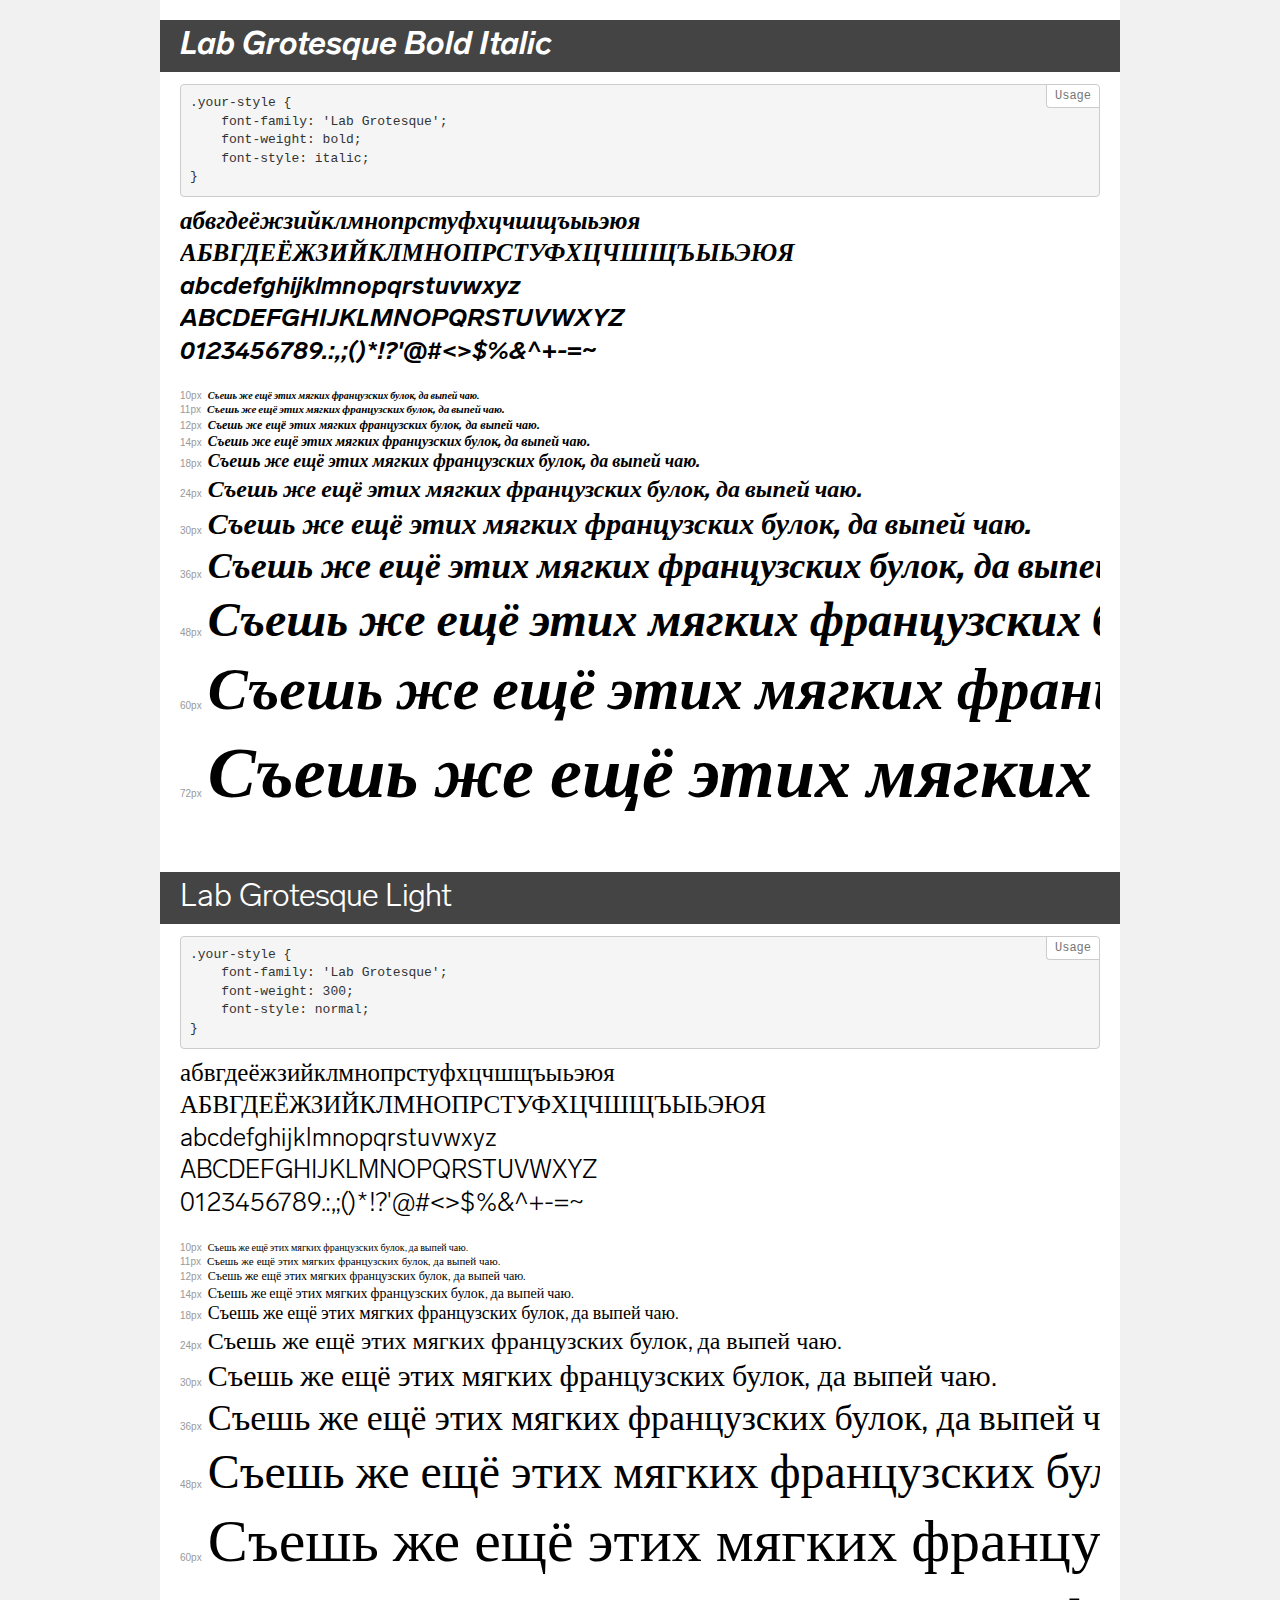
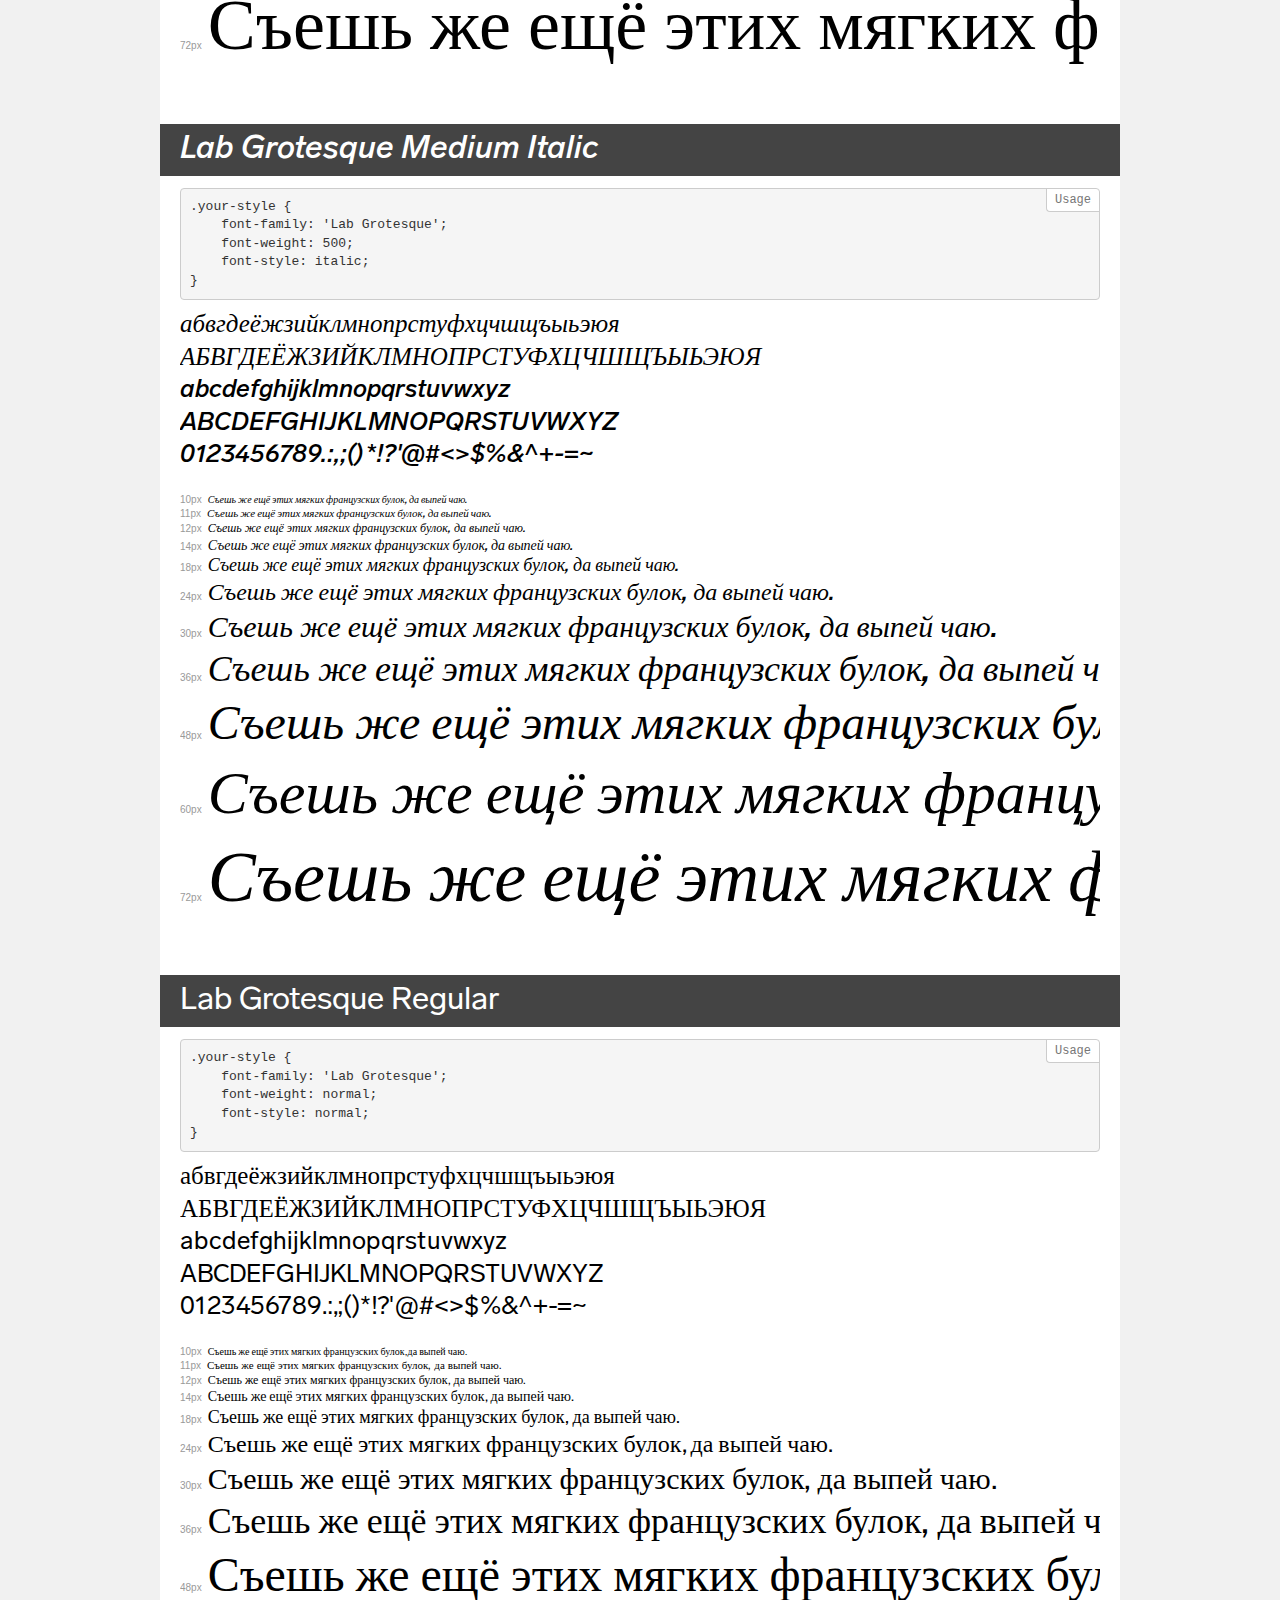
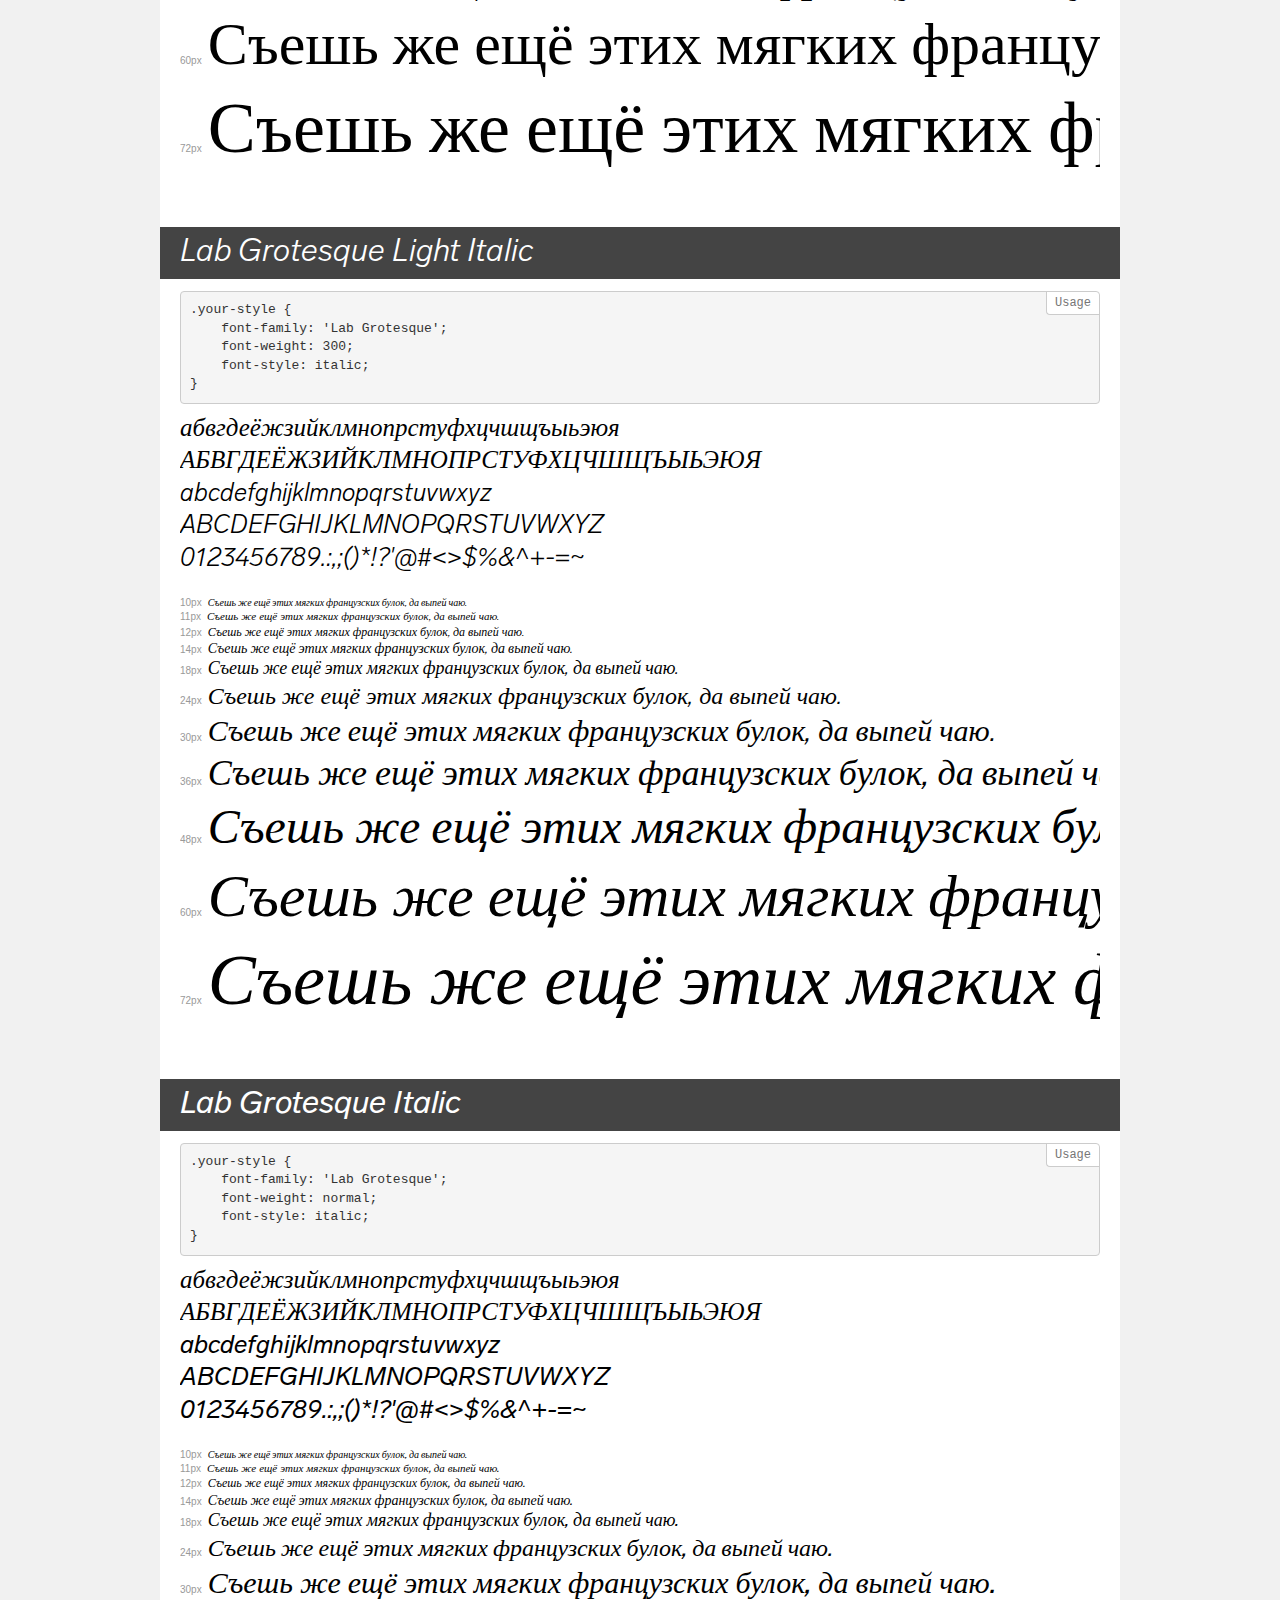
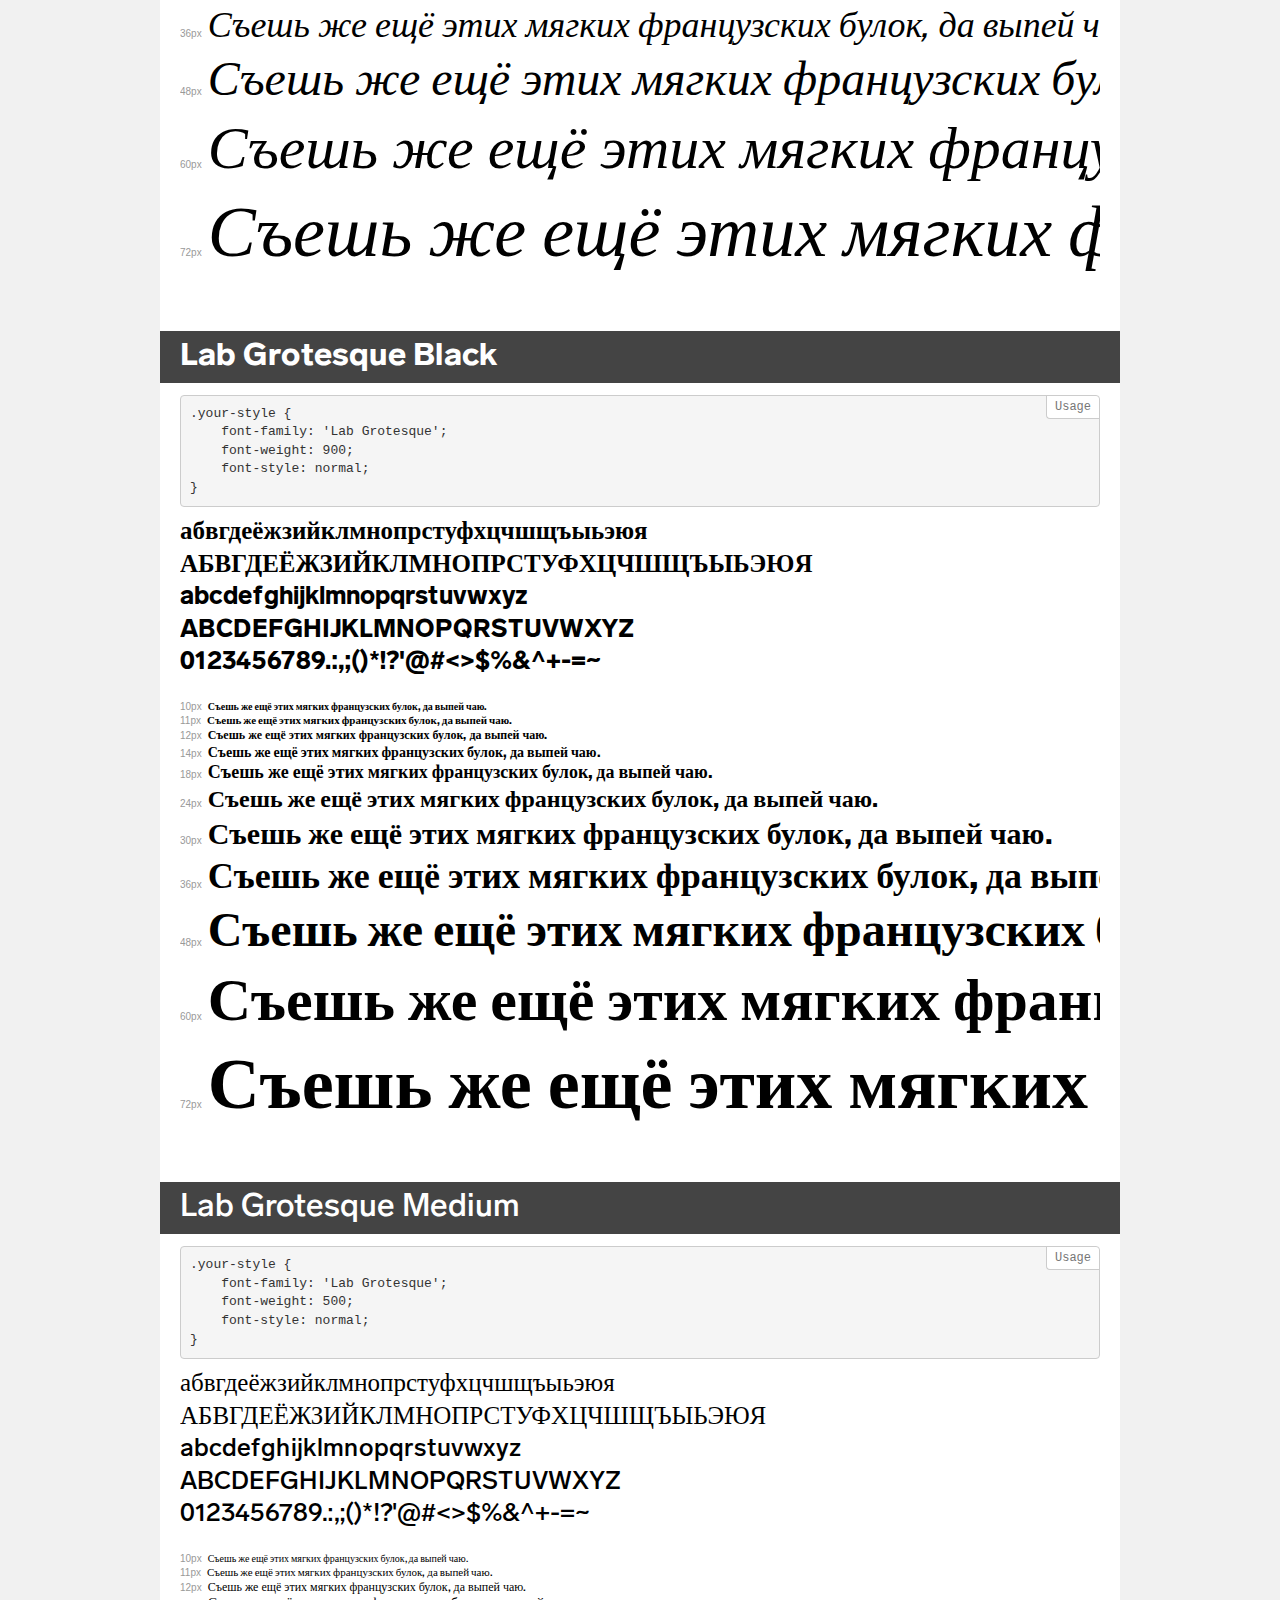
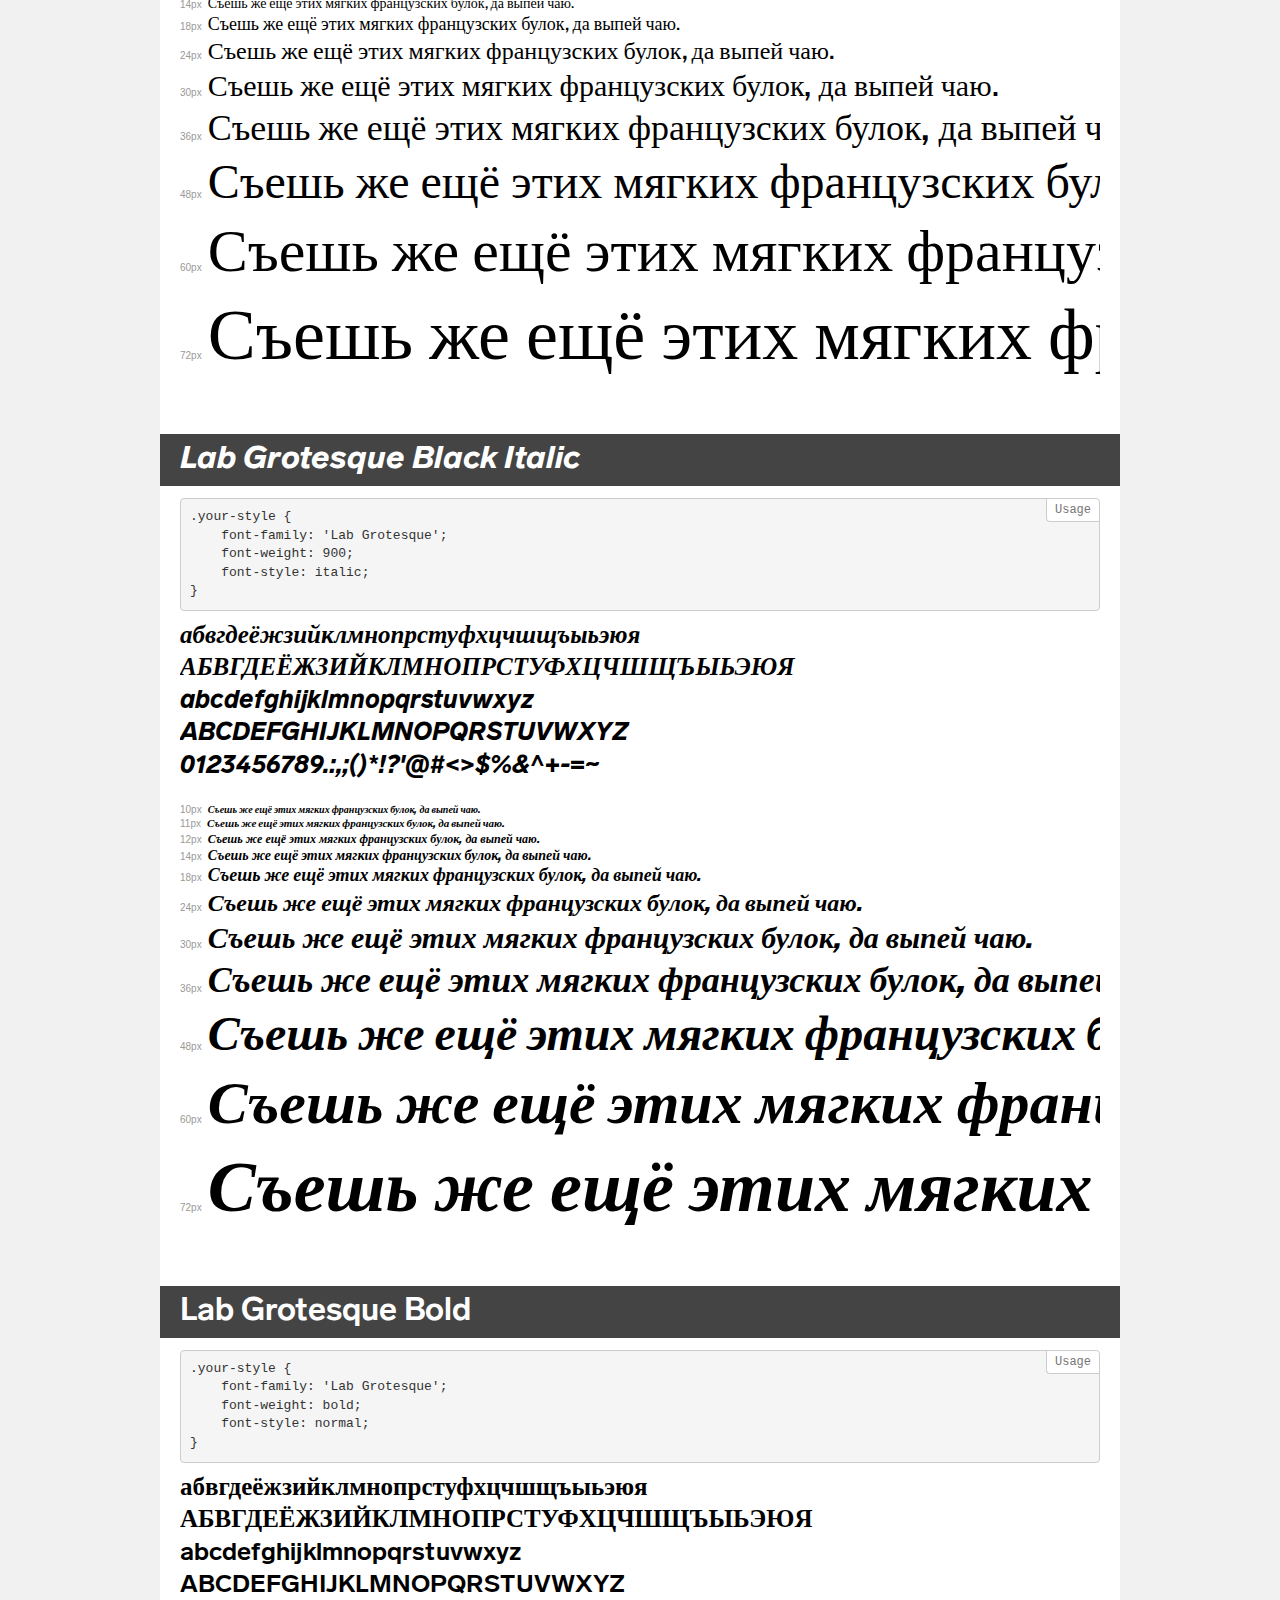
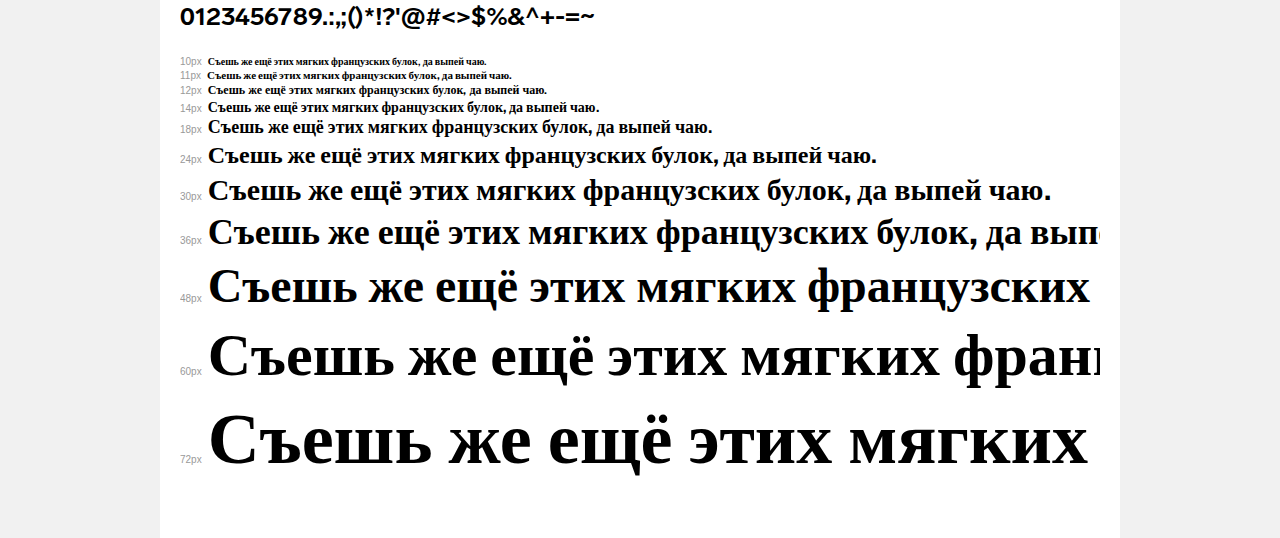
<file: css/fonts/LabGrotesque/demo.html>
<!DOCTYPE html>
<html>
<head>
    <meta charset="utf-8">
    <meta http-equiv="X-UA-Compatible" content="IE=edge">
    <meta name="viewport" content="width=device-width, initial-scale=1">
    <meta name="robots" content="noindex, noarchive">
    <meta name="format-detection" content="telephone=no">
    <title>Transfonter demo</title>
    <link href="stylesheet.css" rel="stylesheet">
    <style>
        /*
        http://meyerweb.com/eric/tools/css/reset/
        v2.0 | 20110126
        License: none (public domain)
        */
        html, body, div, span, applet, object, iframe,
        h1, h2, h3, h4, h5, h6, p, blockquote, pre,
        a, abbr, acronym, address, big, cite, code,
        del, dfn, em, img, ins, kbd, q, s, samp,
        small, strike, strong, sub, sup, tt, var,
        b, u, i, center,
        dl, dt, dd, ol, ul, li,
        fieldset, form, label, legend,
        table, caption, tbody, tfoot, thead, tr, th, td,
        article, aside, canvas, details, embed,
        figure, figcaption, footer, header, hgroup,
        menu, nav, output, ruby, section, summary,
        time, mark, audio, video {
            margin: 0;
            padding: 0;
            border: 0;
            font-size: 100%;
            font: inherit;
            vertical-align: baseline;
        }
        /* HTML5 display-role reset for older browsers */
        article, aside, details, figcaption, figure,
        footer, header, hgroup, menu, nav, section {
            display: block;
        }
        body {
            line-height: 1;
        }
        ol, ul {
            list-style: none;
        }
        blockquote, q {
            quotes: none;
        }
        blockquote:before, blockquote:after,
        q:before, q:after {
            content: '';
            content: none;
        }
        table {
            border-collapse: collapse;
            border-spacing: 0;
        }
        /* common styles */
        body {
            background: #f1f1f1;
            color: #000;
        }
        .page {
            background: #fff;
            width: 920px;
            margin: 0 auto;
            padding: 20px 20px 0 20px;
            overflow: hidden;
        }
        .font-container {
            overflow-x: auto;
            overflow-y: hidden;
            margin-bottom: 40px;
            line-height: 1.3;
            white-space: nowrap;
            padding-bottom: 5px;
        }
        h1 {
            position: relative;
            background: #444;
            font-size: 32px;
            color: #fff;
            padding: 10px 20px;
            margin: 0 -20px 12px -20px;
        }
        .letters {
            font-size: 25px;
            margin-bottom: 20px;
        }
        .s10:before {
            content: '10px';
        }
        .s11:before {
            content: '11px';
        }
        .s12:before {
            content: '12px';
        }
        .s14:before {
            content: '14px';
        }
        .s18:before {
            content: '18px';
        }
        .s24:before {
            content: '24px';
        }
        .s30:before {
            content: '30px';
        }
        .s36:before {
            content: '36px';
        }
        .s48:before {
            content: '48px';
        }
        .s60:before {
            content: '60px';
        }
        .s72:before {
            content: '72px';
        }
        .s10:before, .s11:before, .s12:before, .s14:before,
        .s18:before, .s24:before, .s30:before, .s36:before,
        .s48:before, .s60:before, .s72:before {
            font-family: Arial, sans-serif;
            font-size: 10px;
            font-weight: normal;
            font-style: normal;
            color: #999;
            padding-right: 6px;
        }
        pre {
            display: block;
            position: relative;
            padding: 9px;
            margin: 0 0 10px;
            font-family: Monaco, Menlo, Consolas, "Courier New", monospace !important;
            font-size: 13px;
            line-height: 1.428571429;
            color: #333;
            font-weight: normal !important;
            font-style: normal !important;
            background-color: #f5f5f5;
            border: 1px solid #ccc;
            overflow-x: auto;
            border-radius: 4px;
        }
        pre:after {
            display: block;
            position: absolute;
            right: 0;
            top: 0;
            content: 'Usage';
            line-height: 1;
            padding: 5px 8px;
            font-size: 12px;
            color: #767676;
            background-color: #fff;
            border: 1px solid #ccc;
            border-right: none;
            border-top: none;
            border-radius: 0 4px 0 4px;
            z-index: 10;
        }
        /* responsive */
        @media (max-width: 959px) {
            .page {
                width: auto;
                margin: 0;
            }
        }
    </style>
</head>
<body>
<div class="page">
    <div class="demo" style="font-family: 'Lab Grotesque'; font-weight: bold; font-style: italic;">
        <h1>Lab Grotesque Bold Italic</h1>
        <pre>.your-style {
    font-family: 'Lab Grotesque';
    font-weight: bold;
    font-style: italic;
}</pre>
        <div class="font-container">
            <p class="letters">
                абвгдеёжзийклмнопрстуфхцчшщъыьэюя<br>
АБВГДЕЁЖЗИЙКЛМНОПРСТУФХЦЧШЩЪЫЬЭЮЯ<br>
abcdefghijklmnopqrstuvwxyz<br>
ABCDEFGHIJKLMNOPQRSTUVWXYZ<br>
                0123456789.:,;()*!?'@#<>$%&^+-=~
            </p>
            <p class="s10" style="font-size: 10px;">Съешь же ещё этих мягких французских булок, да выпей чаю.</p>
            <p class="s11" style="font-size: 11px;">Съешь же ещё этих мягких французских булок, да выпей чаю.</p>
            <p class="s12" style="font-size: 12px;">Съешь же ещё этих мягких французских булок, да выпей чаю.</p>
            <p class="s14" style="font-size: 14px;">Съешь же ещё этих мягких французских булок, да выпей чаю.</p>
            <p class="s18" style="font-size: 18px;">Съешь же ещё этих мягких французских булок, да выпей чаю.</p>
            <p class="s24" style="font-size: 24px;">Съешь же ещё этих мягких французских булок, да выпей чаю.</p>
            <p class="s30" style="font-size: 30px;">Съешь же ещё этих мягких французских булок, да выпей чаю.</p>
            <p class="s36" style="font-size: 36px;">Съешь же ещё этих мягких французских булок, да выпей чаю.</p>
            <p class="s48" style="font-size: 48px;">Съешь же ещё этих мягких французских булок, да выпей чаю.</p>
            <p class="s60" style="font-size: 60px;">Съешь же ещё этих мягких французских булок, да выпей чаю.</p>
            <p class="s72" style="font-size: 72px;">Съешь же ещё этих мягких французских булок, да выпей чаю.</p>
        </div>
    </div>
    <div class="demo" style="font-family: 'Lab Grotesque'; font-weight: 300; font-style: normal;">
        <h1>Lab Grotesque Light</h1>
        <pre>.your-style {
    font-family: 'Lab Grotesque';
    font-weight: 300;
    font-style: normal;
}</pre>
        <div class="font-container">
            <p class="letters">
                абвгдеёжзийклмнопрстуфхцчшщъыьэюя<br>
АБВГДЕЁЖЗИЙКЛМНОПРСТУФХЦЧШЩЪЫЬЭЮЯ<br>
abcdefghijklmnopqrstuvwxyz<br>
ABCDEFGHIJKLMNOPQRSTUVWXYZ<br>
                0123456789.:,;()*!?'@#<>$%&^+-=~
            </p>
            <p class="s10" style="font-size: 10px;">Съешь же ещё этих мягких французских булок, да выпей чаю.</p>
            <p class="s11" style="font-size: 11px;">Съешь же ещё этих мягких французских булок, да выпей чаю.</p>
            <p class="s12" style="font-size: 12px;">Съешь же ещё этих мягких французских булок, да выпей чаю.</p>
            <p class="s14" style="font-size: 14px;">Съешь же ещё этих мягких французских булок, да выпей чаю.</p>
            <p class="s18" style="font-size: 18px;">Съешь же ещё этих мягких французских булок, да выпей чаю.</p>
            <p class="s24" style="font-size: 24px;">Съешь же ещё этих мягких французских булок, да выпей чаю.</p>
            <p class="s30" style="font-size: 30px;">Съешь же ещё этих мягких французских булок, да выпей чаю.</p>
            <p class="s36" style="font-size: 36px;">Съешь же ещё этих мягких французских булок, да выпей чаю.</p>
            <p class="s48" style="font-size: 48px;">Съешь же ещё этих мягких французских булок, да выпей чаю.</p>
            <p class="s60" style="font-size: 60px;">Съешь же ещё этих мягких французских булок, да выпей чаю.</p>
            <p class="s72" style="font-size: 72px;">Съешь же ещё этих мягких французских булок, да выпей чаю.</p>
        </div>
    </div>
    <div class="demo" style="font-family: 'Lab Grotesque'; font-weight: 500; font-style: italic;">
        <h1>Lab Grotesque Medium Italic</h1>
        <pre>.your-style {
    font-family: 'Lab Grotesque';
    font-weight: 500;
    font-style: italic;
}</pre>
        <div class="font-container">
            <p class="letters">
                абвгдеёжзийклмнопрстуфхцчшщъыьэюя<br>
АБВГДЕЁЖЗИЙКЛМНОПРСТУФХЦЧШЩЪЫЬЭЮЯ<br>
abcdefghijklmnopqrstuvwxyz<br>
ABCDEFGHIJKLMNOPQRSTUVWXYZ<br>
                0123456789.:,;()*!?'@#<>$%&^+-=~
            </p>
            <p class="s10" style="font-size: 10px;">Съешь же ещё этих мягких французских булок, да выпей чаю.</p>
            <p class="s11" style="font-size: 11px;">Съешь же ещё этих мягких французских булок, да выпей чаю.</p>
            <p class="s12" style="font-size: 12px;">Съешь же ещё этих мягких французских булок, да выпей чаю.</p>
            <p class="s14" style="font-size: 14px;">Съешь же ещё этих мягких французских булок, да выпей чаю.</p>
            <p class="s18" style="font-size: 18px;">Съешь же ещё этих мягких французских булок, да выпей чаю.</p>
            <p class="s24" style="font-size: 24px;">Съешь же ещё этих мягких французских булок, да выпей чаю.</p>
            <p class="s30" style="font-size: 30px;">Съешь же ещё этих мягких французских булок, да выпей чаю.</p>
            <p class="s36" style="font-size: 36px;">Съешь же ещё этих мягких французских булок, да выпей чаю.</p>
            <p class="s48" style="font-size: 48px;">Съешь же ещё этих мягких французских булок, да выпей чаю.</p>
            <p class="s60" style="font-size: 60px;">Съешь же ещё этих мягких французских булок, да выпей чаю.</p>
            <p class="s72" style="font-size: 72px;">Съешь же ещё этих мягких французских булок, да выпей чаю.</p>
        </div>
    </div>
    <div class="demo" style="font-family: 'Lab Grotesque'; font-weight: normal; font-style: normal;">
        <h1>Lab Grotesque Regular</h1>
        <pre>.your-style {
    font-family: 'Lab Grotesque';
    font-weight: normal;
    font-style: normal;
}</pre>
        <div class="font-container">
            <p class="letters">
                абвгдеёжзийклмнопрстуфхцчшщъыьэюя<br>
АБВГДЕЁЖЗИЙКЛМНОПРСТУФХЦЧШЩЪЫЬЭЮЯ<br>
abcdefghijklmnopqrstuvwxyz<br>
ABCDEFGHIJKLMNOPQRSTUVWXYZ<br>
                0123456789.:,;()*!?'@#<>$%&^+-=~
            </p>
            <p class="s10" style="font-size: 10px;">Съешь же ещё этих мягких французских булок, да выпей чаю.</p>
            <p class="s11" style="font-size: 11px;">Съешь же ещё этих мягких французских булок, да выпей чаю.</p>
            <p class="s12" style="font-size: 12px;">Съешь же ещё этих мягких французских булок, да выпей чаю.</p>
            <p class="s14" style="font-size: 14px;">Съешь же ещё этих мягких французских булок, да выпей чаю.</p>
            <p class="s18" style="font-size: 18px;">Съешь же ещё этих мягких французских булок, да выпей чаю.</p>
            <p class="s24" style="font-size: 24px;">Съешь же ещё этих мягких французских булок, да выпей чаю.</p>
            <p class="s30" style="font-size: 30px;">Съешь же ещё этих мягких французских булок, да выпей чаю.</p>
            <p class="s36" style="font-size: 36px;">Съешь же ещё этих мягких французских булок, да выпей чаю.</p>
            <p class="s48" style="font-size: 48px;">Съешь же ещё этих мягких французских булок, да выпей чаю.</p>
            <p class="s60" style="font-size: 60px;">Съешь же ещё этих мягких французских булок, да выпей чаю.</p>
            <p class="s72" style="font-size: 72px;">Съешь же ещё этих мягких французских булок, да выпей чаю.</p>
        </div>
    </div>
    <div class="demo" style="font-family: 'Lab Grotesque'; font-weight: 300; font-style: italic;">
        <h1>Lab Grotesque Light Italic</h1>
        <pre>.your-style {
    font-family: 'Lab Grotesque';
    font-weight: 300;
    font-style: italic;
}</pre>
        <div class="font-container">
            <p class="letters">
                абвгдеёжзийклмнопрстуфхцчшщъыьэюя<br>
АБВГДЕЁЖЗИЙКЛМНОПРСТУФХЦЧШЩЪЫЬЭЮЯ<br>
abcdefghijklmnopqrstuvwxyz<br>
ABCDEFGHIJKLMNOPQRSTUVWXYZ<br>
                0123456789.:,;()*!?'@#<>$%&^+-=~
            </p>
            <p class="s10" style="font-size: 10px;">Съешь же ещё этих мягких французских булок, да выпей чаю.</p>
            <p class="s11" style="font-size: 11px;">Съешь же ещё этих мягких французских булок, да выпей чаю.</p>
            <p class="s12" style="font-size: 12px;">Съешь же ещё этих мягких французских булок, да выпей чаю.</p>
            <p class="s14" style="font-size: 14px;">Съешь же ещё этих мягких французских булок, да выпей чаю.</p>
            <p class="s18" style="font-size: 18px;">Съешь же ещё этих мягких французских булок, да выпей чаю.</p>
            <p class="s24" style="font-size: 24px;">Съешь же ещё этих мягких французских булок, да выпей чаю.</p>
            <p class="s30" style="font-size: 30px;">Съешь же ещё этих мягких французских булок, да выпей чаю.</p>
            <p class="s36" style="font-size: 36px;">Съешь же ещё этих мягких французских булок, да выпей чаю.</p>
            <p class="s48" style="font-size: 48px;">Съешь же ещё этих мягких французских булок, да выпей чаю.</p>
            <p class="s60" style="font-size: 60px;">Съешь же ещё этих мягких французских булок, да выпей чаю.</p>
            <p class="s72" style="font-size: 72px;">Съешь же ещё этих мягких французских булок, да выпей чаю.</p>
        </div>
    </div>
    <div class="demo" style="font-family: 'Lab Grotesque'; font-weight: normal; font-style: italic;">
        <h1>Lab Grotesque Italic</h1>
        <pre>.your-style {
    font-family: 'Lab Grotesque';
    font-weight: normal;
    font-style: italic;
}</pre>
        <div class="font-container">
            <p class="letters">
                абвгдеёжзийклмнопрстуфхцчшщъыьэюя<br>
АБВГДЕЁЖЗИЙКЛМНОПРСТУФХЦЧШЩЪЫЬЭЮЯ<br>
abcdefghijklmnopqrstuvwxyz<br>
ABCDEFGHIJKLMNOPQRSTUVWXYZ<br>
                0123456789.:,;()*!?'@#<>$%&^+-=~
            </p>
            <p class="s10" style="font-size: 10px;">Съешь же ещё этих мягких французских булок, да выпей чаю.</p>
            <p class="s11" style="font-size: 11px;">Съешь же ещё этих мягких французских булок, да выпей чаю.</p>
            <p class="s12" style="font-size: 12px;">Съешь же ещё этих мягких французских булок, да выпей чаю.</p>
            <p class="s14" style="font-size: 14px;">Съешь же ещё этих мягких французских булок, да выпей чаю.</p>
            <p class="s18" style="font-size: 18px;">Съешь же ещё этих мягких французских булок, да выпей чаю.</p>
            <p class="s24" style="font-size: 24px;">Съешь же ещё этих мягких французских булок, да выпей чаю.</p>
            <p class="s30" style="font-size: 30px;">Съешь же ещё этих мягких французских булок, да выпей чаю.</p>
            <p class="s36" style="font-size: 36px;">Съешь же ещё этих мягких французских булок, да выпей чаю.</p>
            <p class="s48" style="font-size: 48px;">Съешь же ещё этих мягких французских булок, да выпей чаю.</p>
            <p class="s60" style="font-size: 60px;">Съешь же ещё этих мягких французских булок, да выпей чаю.</p>
            <p class="s72" style="font-size: 72px;">Съешь же ещё этих мягких французских булок, да выпей чаю.</p>
        </div>
    </div>
    <div class="demo" style="font-family: 'Lab Grotesque'; font-weight: 900; font-style: normal;">
        <h1>Lab Grotesque Black</h1>
        <pre>.your-style {
    font-family: 'Lab Grotesque';
    font-weight: 900;
    font-style: normal;
}</pre>
        <div class="font-container">
            <p class="letters">
                абвгдеёжзийклмнопрстуфхцчшщъыьэюя<br>
АБВГДЕЁЖЗИЙКЛМНОПРСТУФХЦЧШЩЪЫЬЭЮЯ<br>
abcdefghijklmnopqrstuvwxyz<br>
ABCDEFGHIJKLMNOPQRSTUVWXYZ<br>
                0123456789.:,;()*!?'@#<>$%&^+-=~
            </p>
            <p class="s10" style="font-size: 10px;">Съешь же ещё этих мягких французских булок, да выпей чаю.</p>
            <p class="s11" style="font-size: 11px;">Съешь же ещё этих мягких французских булок, да выпей чаю.</p>
            <p class="s12" style="font-size: 12px;">Съешь же ещё этих мягких французских булок, да выпей чаю.</p>
            <p class="s14" style="font-size: 14px;">Съешь же ещё этих мягких французских булок, да выпей чаю.</p>
            <p class="s18" style="font-size: 18px;">Съешь же ещё этих мягких французских булок, да выпей чаю.</p>
            <p class="s24" style="font-size: 24px;">Съешь же ещё этих мягких французских булок, да выпей чаю.</p>
            <p class="s30" style="font-size: 30px;">Съешь же ещё этих мягких французских булок, да выпей чаю.</p>
            <p class="s36" style="font-size: 36px;">Съешь же ещё этих мягких французских булок, да выпей чаю.</p>
            <p class="s48" style="font-size: 48px;">Съешь же ещё этих мягких французских булок, да выпей чаю.</p>
            <p class="s60" style="font-size: 60px;">Съешь же ещё этих мягких французских булок, да выпей чаю.</p>
            <p class="s72" style="font-size: 72px;">Съешь же ещё этих мягких французских булок, да выпей чаю.</p>
        </div>
    </div>
    <div class="demo" style="font-family: 'Lab Grotesque'; font-weight: 500; font-style: normal;">
        <h1>Lab Grotesque Medium</h1>
        <pre>.your-style {
    font-family: 'Lab Grotesque';
    font-weight: 500;
    font-style: normal;
}</pre>
        <div class="font-container">
            <p class="letters">
                абвгдеёжзийклмнопрстуфхцчшщъыьэюя<br>
АБВГДЕЁЖЗИЙКЛМНОПРСТУФХЦЧШЩЪЫЬЭЮЯ<br>
abcdefghijklmnopqrstuvwxyz<br>
ABCDEFGHIJKLMNOPQRSTUVWXYZ<br>
                0123456789.:,;()*!?'@#<>$%&^+-=~
            </p>
            <p class="s10" style="font-size: 10px;">Съешь же ещё этих мягких французских булок, да выпей чаю.</p>
            <p class="s11" style="font-size: 11px;">Съешь же ещё этих мягких французских булок, да выпей чаю.</p>
            <p class="s12" style="font-size: 12px;">Съешь же ещё этих мягких французских булок, да выпей чаю.</p>
            <p class="s14" style="font-size: 14px;">Съешь же ещё этих мягких французских булок, да выпей чаю.</p>
            <p class="s18" style="font-size: 18px;">Съешь же ещё этих мягких французских булок, да выпей чаю.</p>
            <p class="s24" style="font-size: 24px;">Съешь же ещё этих мягких французских булок, да выпей чаю.</p>
            <p class="s30" style="font-size: 30px;">Съешь же ещё этих мягких французских булок, да выпей чаю.</p>
            <p class="s36" style="font-size: 36px;">Съешь же ещё этих мягких французских булок, да выпей чаю.</p>
            <p class="s48" style="font-size: 48px;">Съешь же ещё этих мягких французских булок, да выпей чаю.</p>
            <p class="s60" style="font-size: 60px;">Съешь же ещё этих мягких французских булок, да выпей чаю.</p>
            <p class="s72" style="font-size: 72px;">Съешь же ещё этих мягких французских булок, да выпей чаю.</p>
        </div>
    </div>
    <div class="demo" style="font-family: 'Lab Grotesque'; font-weight: 900; font-style: italic;">
        <h1>Lab Grotesque Black Italic</h1>
        <pre>.your-style {
    font-family: 'Lab Grotesque';
    font-weight: 900;
    font-style: italic;
}</pre>
        <div class="font-container">
            <p class="letters">
                абвгдеёжзийклмнопрстуфхцчшщъыьэюя<br>
АБВГДЕЁЖЗИЙКЛМНОПРСТУФХЦЧШЩЪЫЬЭЮЯ<br>
abcdefghijklmnopqrstuvwxyz<br>
ABCDEFGHIJKLMNOPQRSTUVWXYZ<br>
                0123456789.:,;()*!?'@#<>$%&^+-=~
            </p>
            <p class="s10" style="font-size: 10px;">Съешь же ещё этих мягких французских булок, да выпей чаю.</p>
            <p class="s11" style="font-size: 11px;">Съешь же ещё этих мягких французских булок, да выпей чаю.</p>
            <p class="s12" style="font-size: 12px;">Съешь же ещё этих мягких французских булок, да выпей чаю.</p>
            <p class="s14" style="font-size: 14px;">Съешь же ещё этих мягких французских булок, да выпей чаю.</p>
            <p class="s18" style="font-size: 18px;">Съешь же ещё этих мягких французских булок, да выпей чаю.</p>
            <p class="s24" style="font-size: 24px;">Съешь же ещё этих мягких французских булок, да выпей чаю.</p>
            <p class="s30" style="font-size: 30px;">Съешь же ещё этих мягких французских булок, да выпей чаю.</p>
            <p class="s36" style="font-size: 36px;">Съешь же ещё этих мягких французских булок, да выпей чаю.</p>
            <p class="s48" style="font-size: 48px;">Съешь же ещё этих мягких французских булок, да выпей чаю.</p>
            <p class="s60" style="font-size: 60px;">Съешь же ещё этих мягких французских булок, да выпей чаю.</p>
            <p class="s72" style="font-size: 72px;">Съешь же ещё этих мягких французских булок, да выпей чаю.</p>
        </div>
    </div>
    <div class="demo" style="font-family: 'Lab Grotesque'; font-weight: bold; font-style: normal;">
        <h1>Lab Grotesque Bold</h1>
        <pre>.your-style {
    font-family: 'Lab Grotesque';
    font-weight: bold;
    font-style: normal;
}</pre>
        <div class="font-container">
            <p class="letters">
                абвгдеёжзийклмнопрстуфхцчшщъыьэюя<br>
АБВГДЕЁЖЗИЙКЛМНОПРСТУФХЦЧШЩЪЫЬЭЮЯ<br>
abcdefghijklmnopqrstuvwxyz<br>
ABCDEFGHIJKLMNOPQRSTUVWXYZ<br>
                0123456789.:,;()*!?'@#<>$%&^+-=~
            </p>
            <p class="s10" style="font-size: 10px;">Съешь же ещё этих мягких французских булок, да выпей чаю.</p>
            <p class="s11" style="font-size: 11px;">Съешь же ещё этих мягких французских булок, да выпей чаю.</p>
            <p class="s12" style="font-size: 12px;">Съешь же ещё этих мягких французских булок, да выпей чаю.</p>
            <p class="s14" style="font-size: 14px;">Съешь же ещё этих мягких французских булок, да выпей чаю.</p>
            <p class="s18" style="font-size: 18px;">Съешь же ещё этих мягких французских булок, да выпей чаю.</p>
            <p class="s24" style="font-size: 24px;">Съешь же ещё этих мягких французских булок, да выпей чаю.</p>
            <p class="s30" style="font-size: 30px;">Съешь же ещё этих мягких французских булок, да выпей чаю.</p>
            <p class="s36" style="font-size: 36px;">Съешь же ещё этих мягких французских булок, да выпей чаю.</p>
            <p class="s48" style="font-size: 48px;">Съешь же ещё этих мягких французских булок, да выпей чаю.</p>
            <p class="s60" style="font-size: 60px;">Съешь же ещё этих мягких французских булок, да выпей чаю.</p>
            <p class="s72" style="font-size: 72px;">Съешь же ещё этих мягких французских булок, да выпей чаю.</p>
        </div>
    </div>
</div>
</body>
</html>
</file>
<file: css/fonts/LabGrotesque/stylesheet.css>
@font-face {
    font-family: 'Lab Grotesque';
    src: url('LabGrotesque-BoldItalic.eot');
    src: local('Lab Grotesque Bold Italic'), local('LabGrotesque-BoldItalic'),
        url('LabGrotesque-BoldItalic.eot?#iefix') format('embedded-opentype'),
        url('LabGrotesque-BoldItalic.woff') format('woff'),
        url('LabGrotesque-BoldItalic.ttf') format('truetype');
    font-weight: bold;
    font-style: italic;
}

@font-face {
    font-family: 'Lab Grotesque';
    src: url('LabGrotesque-Light.eot');
    src: local('Lab Grotesque Light'), local('LabGrotesque-Light'),
        url('LabGrotesque-Light.eot?#iefix') format('embedded-opentype'),
        url('LabGrotesque-Light.woff') format('woff'),
        url('LabGrotesque-Light.ttf') format('truetype');
    font-weight: 300;
    font-style: normal;
}

@font-face {
    font-family: 'Lab Grotesque';
    src: url('LabGrotesque-MediumItalic.eot');
    src: local('Lab Grotesque Medium Italic'), local('LabGrotesque-MediumItalic'),
        url('LabGrotesque-MediumItalic.eot?#iefix') format('embedded-opentype'),
        url('LabGrotesque-MediumItalic.woff') format('woff'),
        url('LabGrotesque-MediumItalic.ttf') format('truetype');
    font-weight: 500;
    font-style: italic;
}

@font-face {
    font-family: 'Lab Grotesque';
    src: url('LabGrotesque-Regular.eot');
    src: local('Lab Grotesque Regular'), local('LabGrotesque-Regular'),
        url('LabGrotesque-Regular.eot?#iefix') format('embedded-opentype'),
        url('LabGrotesque-Regular.woff') format('woff'),
        url('LabGrotesque-Regular.ttf') format('truetype');
    font-weight: normal;
    font-style: normal;
}

@font-face {
    font-family: 'Lab Grotesque';
    src: url('LabGrotesque-LightItalic.eot');
    src: local('Lab Grotesque Light Italic'), local('LabGrotesque-LightItalic'),
        url('LabGrotesque-LightItalic.eot?#iefix') format('embedded-opentype'),
        url('LabGrotesque-LightItalic.woff') format('woff'),
        url('LabGrotesque-LightItalic.ttf') format('truetype');
    font-weight: 300;
    font-style: italic;
}

@font-face {
    font-family: 'Lab Grotesque';
    src: url('LabGrotesque-Italic.eot');
    src: local('Lab Grotesque Italic'), local('LabGrotesque-Italic'),
        url('LabGrotesque-Italic.eot?#iefix') format('embedded-opentype'),
        url('LabGrotesque-Italic.woff') format('woff'),
        url('LabGrotesque-Italic.ttf') format('truetype');
    font-weight: normal;
    font-style: italic;
}

@font-face {
    font-family: 'Lab Grotesque';
    src: url('LabGrotesque-Black.eot');
    src: local('Lab Grotesque Black'), local('LabGrotesque-Black'),
        url('LabGrotesque-Black.eot?#iefix') format('embedded-opentype'),
        url('LabGrotesque-Black.woff') format('woff'),
        url('LabGrotesque-Black.ttf') format('truetype');
    font-weight: 900;
    font-style: normal;
}

@font-face {
    font-family: 'Lab Grotesque';
    src: url('LabGrotesque-Medium.eot');
    src: local('Lab Grotesque Medium'), local('LabGrotesque-Medium'),
        url('LabGrotesque-Medium.eot?#iefix') format('embedded-opentype'),
        url('LabGrotesque-Medium.woff') format('woff'),
        url('LabGrotesque-Medium.ttf') format('truetype');
    font-weight: 500;
    font-style: normal;
}

@font-face {
    font-family: 'Lab Grotesque';
    src: url('LabGrotesque-BlackItalic.eot');
    src: local('Lab Grotesque Black Italic'), local('LabGrotesque-BlackItalic'),
        url('LabGrotesque-BlackItalic.eot?#iefix') format('embedded-opentype'),
        url('LabGrotesque-BlackItalic.woff') format('woff'),
        url('LabGrotesque-BlackItalic.ttf') format('truetype');
    font-weight: 900;
    font-style: italic;
}

@font-face {
    font-family: 'Lab Grotesque';
    src: url('LabGrotesque-Bold.eot');
    src: local('Lab Grotesque Bold'), local('LabGrotesque-Bold'),
        url('LabGrotesque-Bold.eot?#iefix') format('embedded-opentype'),
        url('LabGrotesque-Bold.woff') format('woff'),
        url('LabGrotesque-Bold.ttf') format('truetype');
    font-weight: bold;
    font-style: normal;
}
</file>
